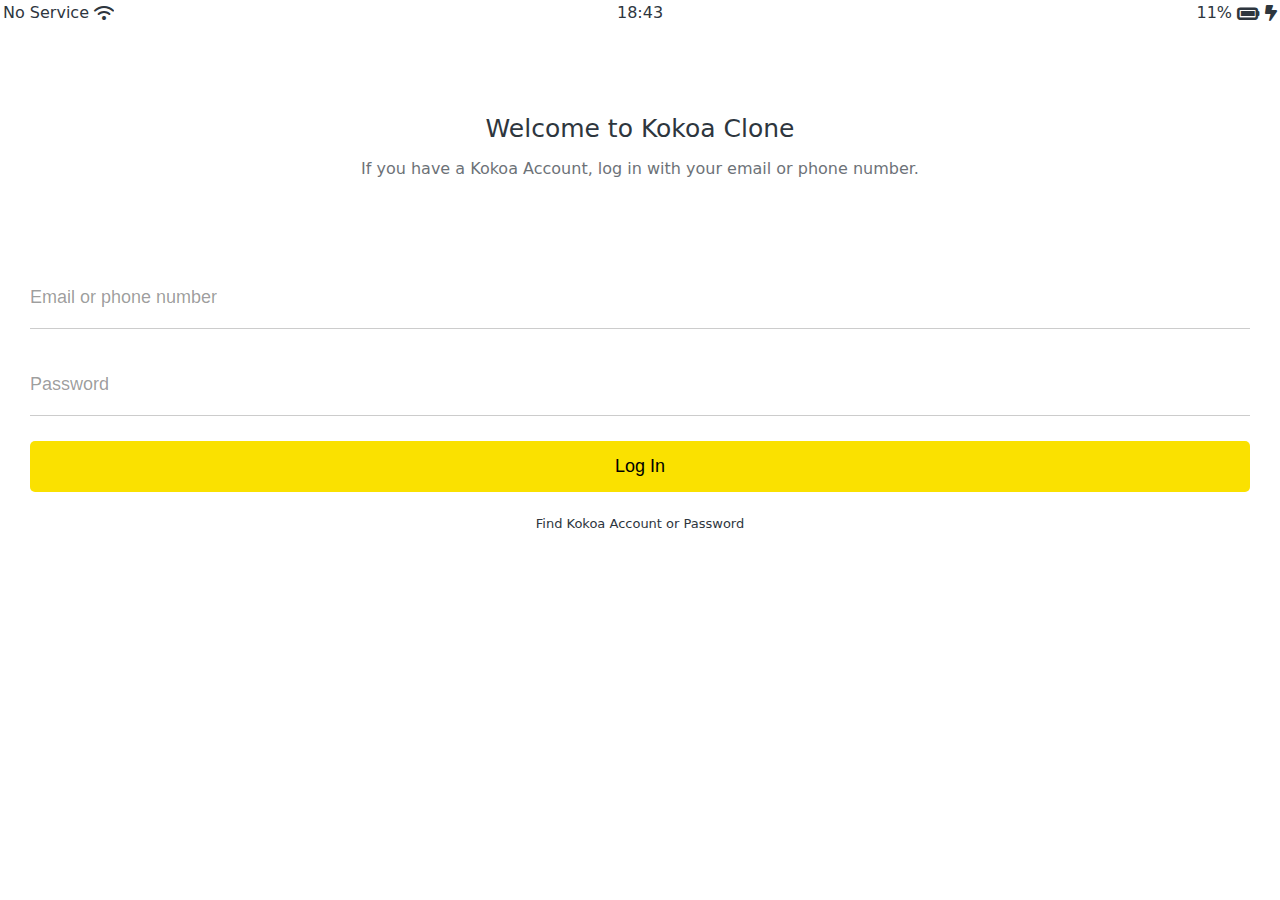
<file: index.html>
<!DOCTYPE html>
<html lang="en">
  <head>
    <meta charset="UTF-8" />
    <meta name="viewport" content="width=device-width, initial-scale=1.0" />
    <title>Welcome to Kokoa Clone</title>
    <link
      href="https://cdnjs.cloudflare.com/ajax/libs/font-awesome/6.6.0/css/all.min.css"
      rel="stylesheet"
    />
    <link rel="stylesheet" href="css/styles.css" />
  </head>
  <body>
    <div class="status-bar">
      <div class="status-bar__column">
        <span>No Service</span>
        <i class="fa-solid fa-wifi"></i>
      </div>
      <div class="status-bar__column">
        <span>18:43</span>
      </div>
      <div class="status-bar__column">
        <span>11%</span>
        <i class="fa-solid fa-battery-full fa-lg"></i>
        <i class="fa-solid fa-bolt-lightning"></i>
      </div>
    </div>
    <header class="welcome-header">
      <h1 class="welcome-header__title">Welcome to Kokoa Clone</h1>
      <p class="welcome-header__text">
        If you have a Kokoa Account, log in with your email or phone number.
      </p>
    </header>
    <form id="login-form">
      <input type="text" placeholder="Email or phone number" />
      <input type="password" placeholder="Password" />
      <input type="submit" value="Log In" />
      <a href="#">Find Kokoa Account or Password</a>
    </form>
  </body>
</html>
</file>
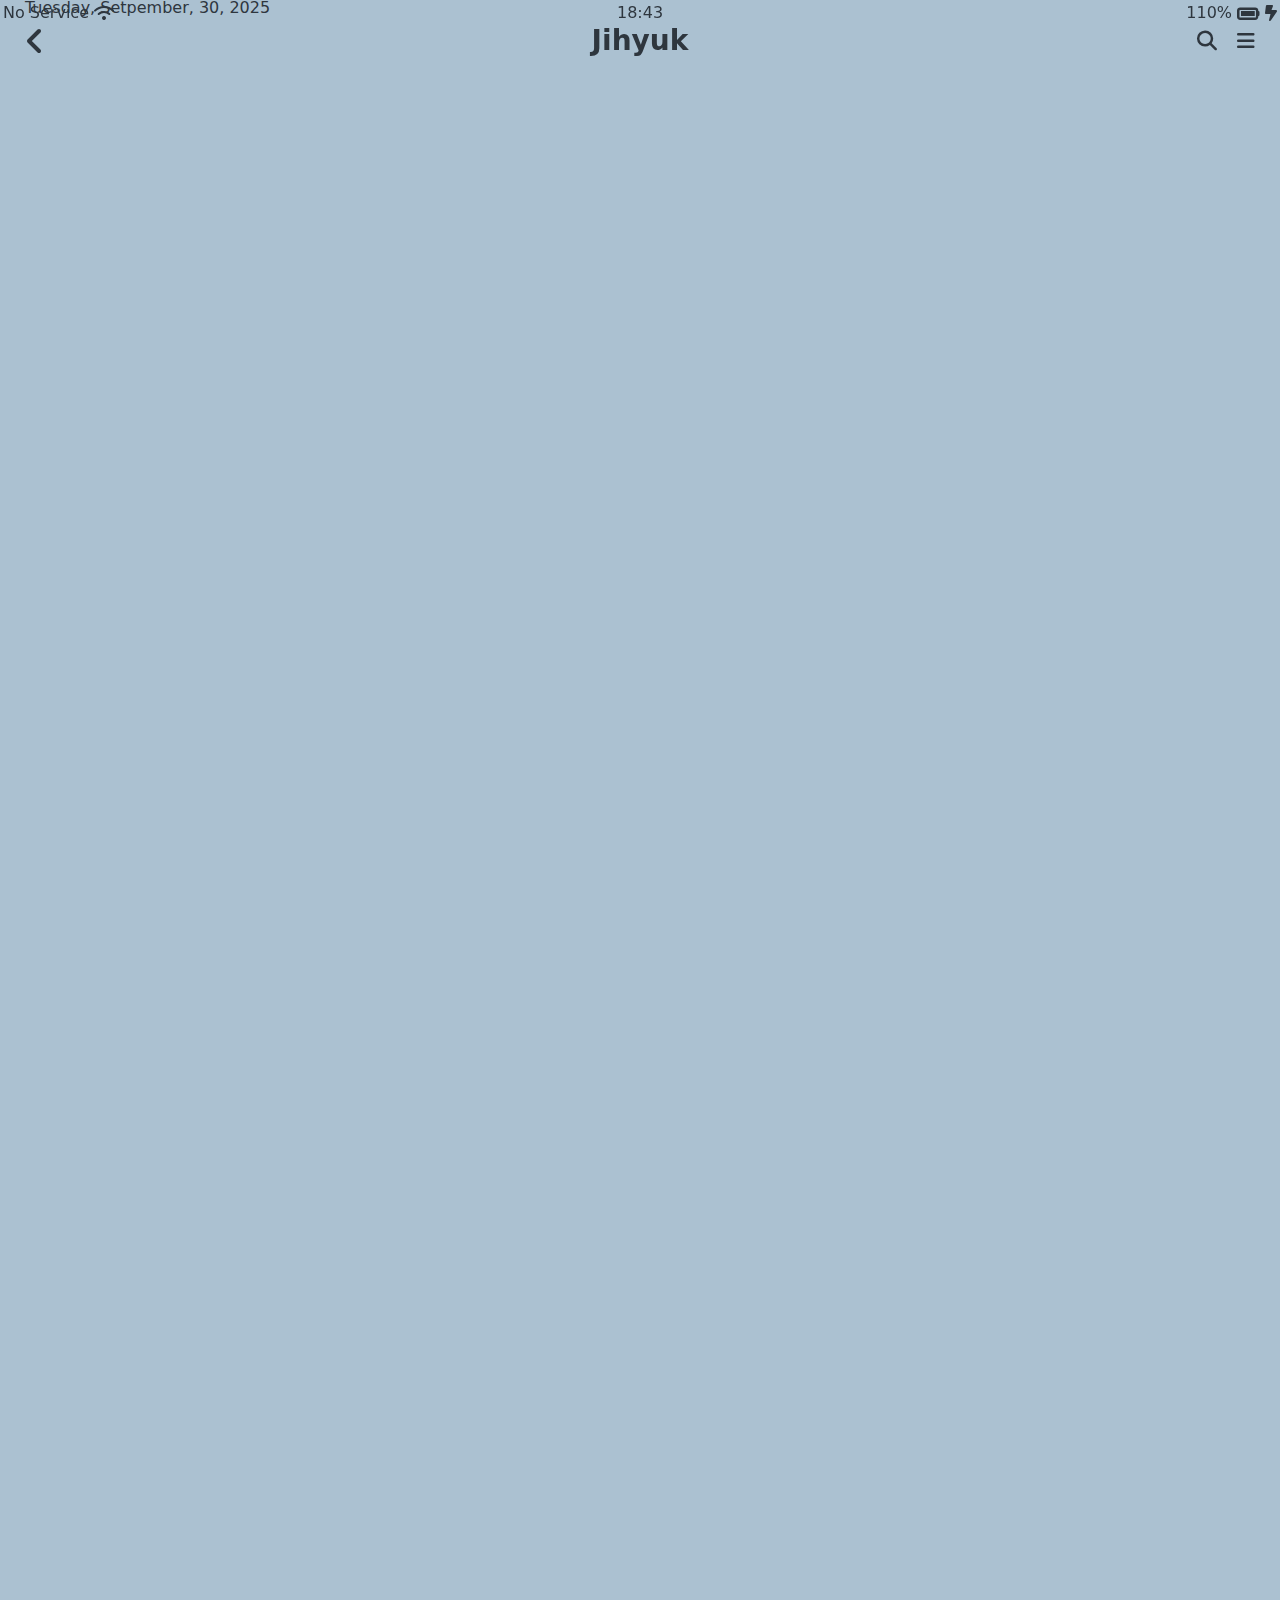
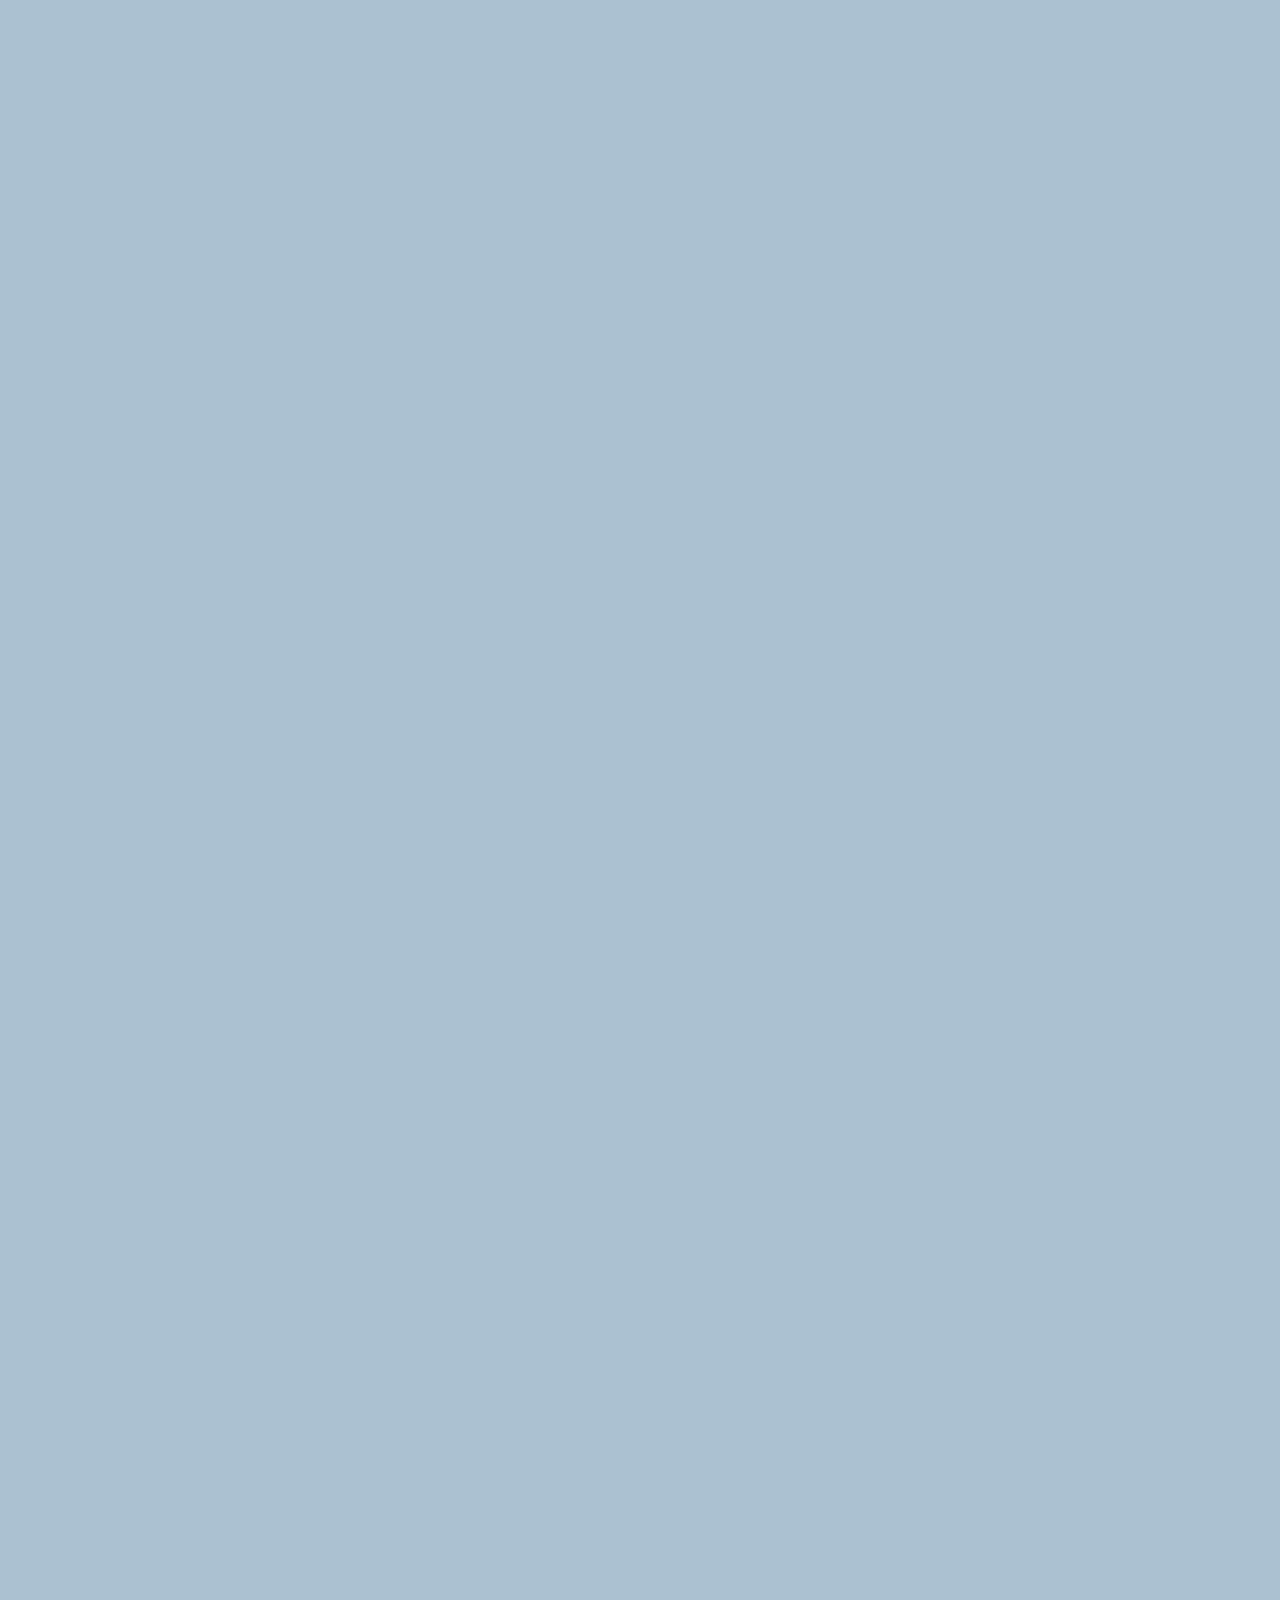
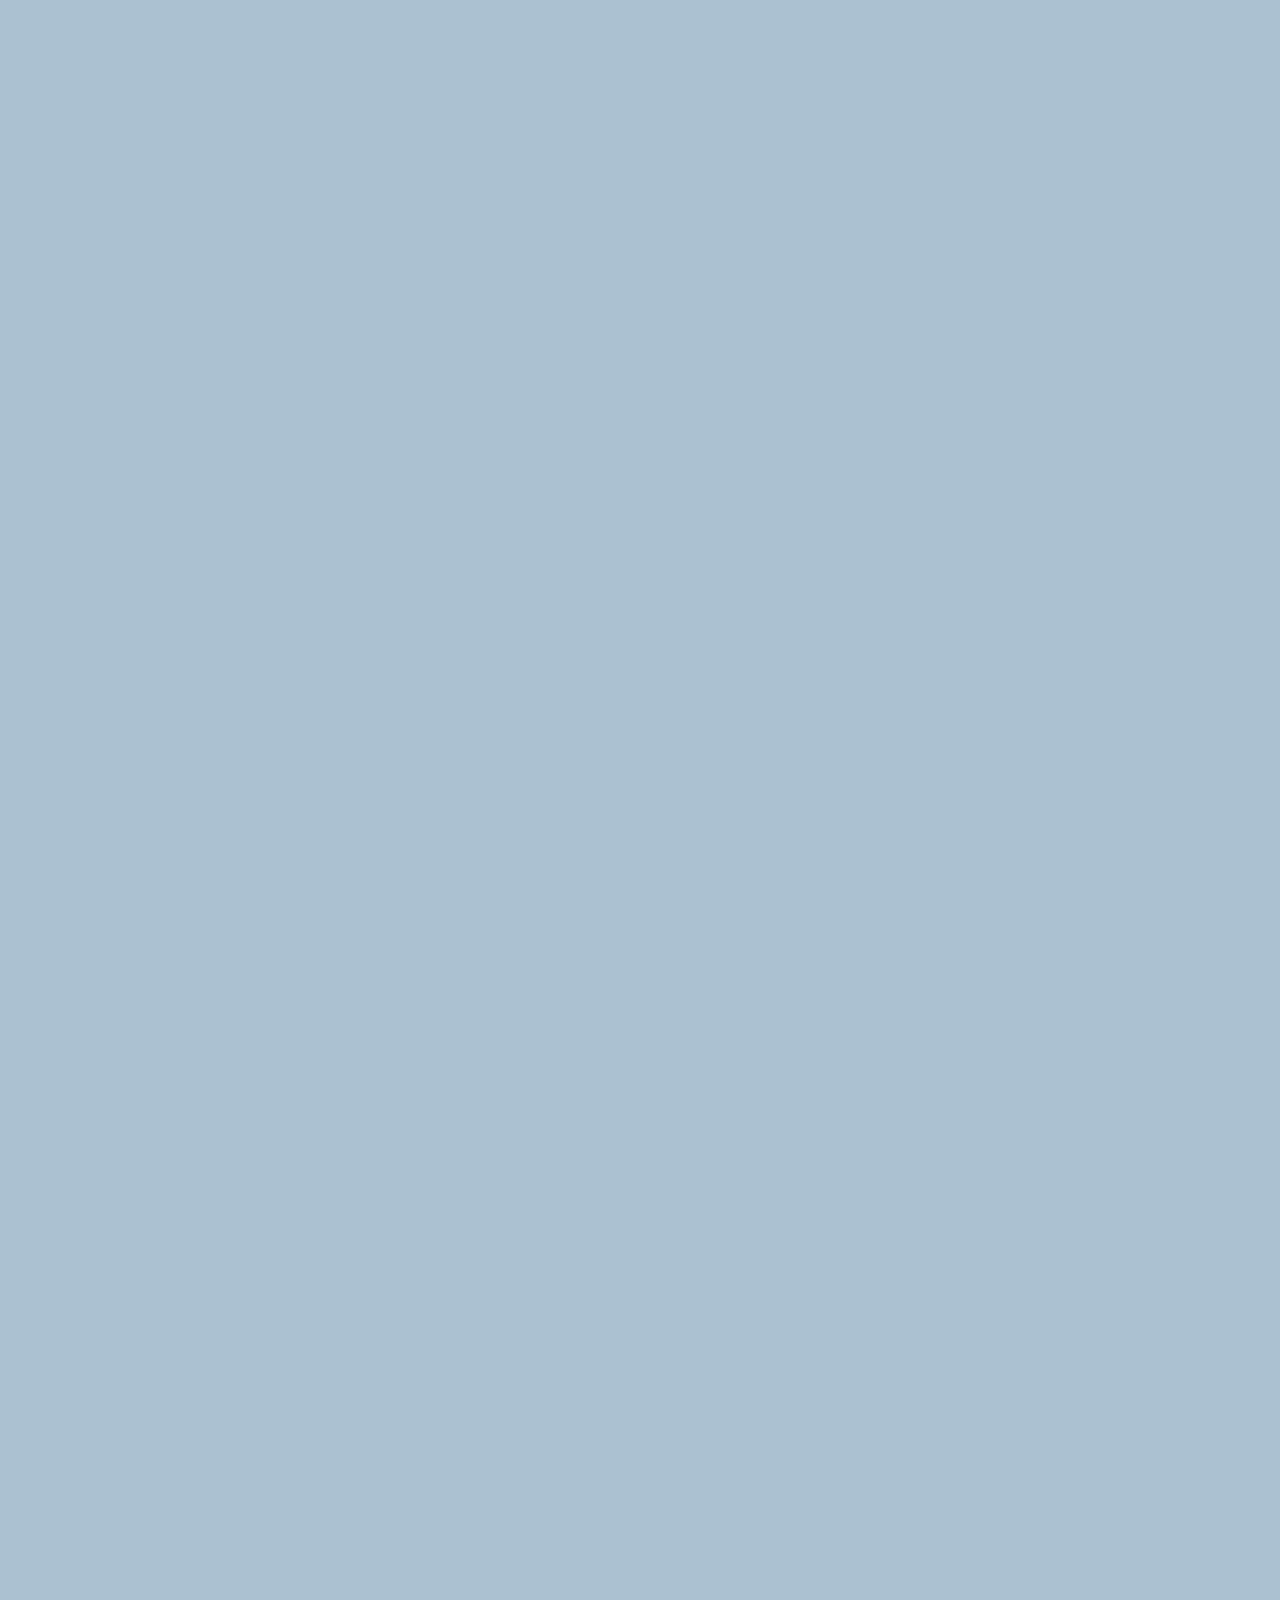
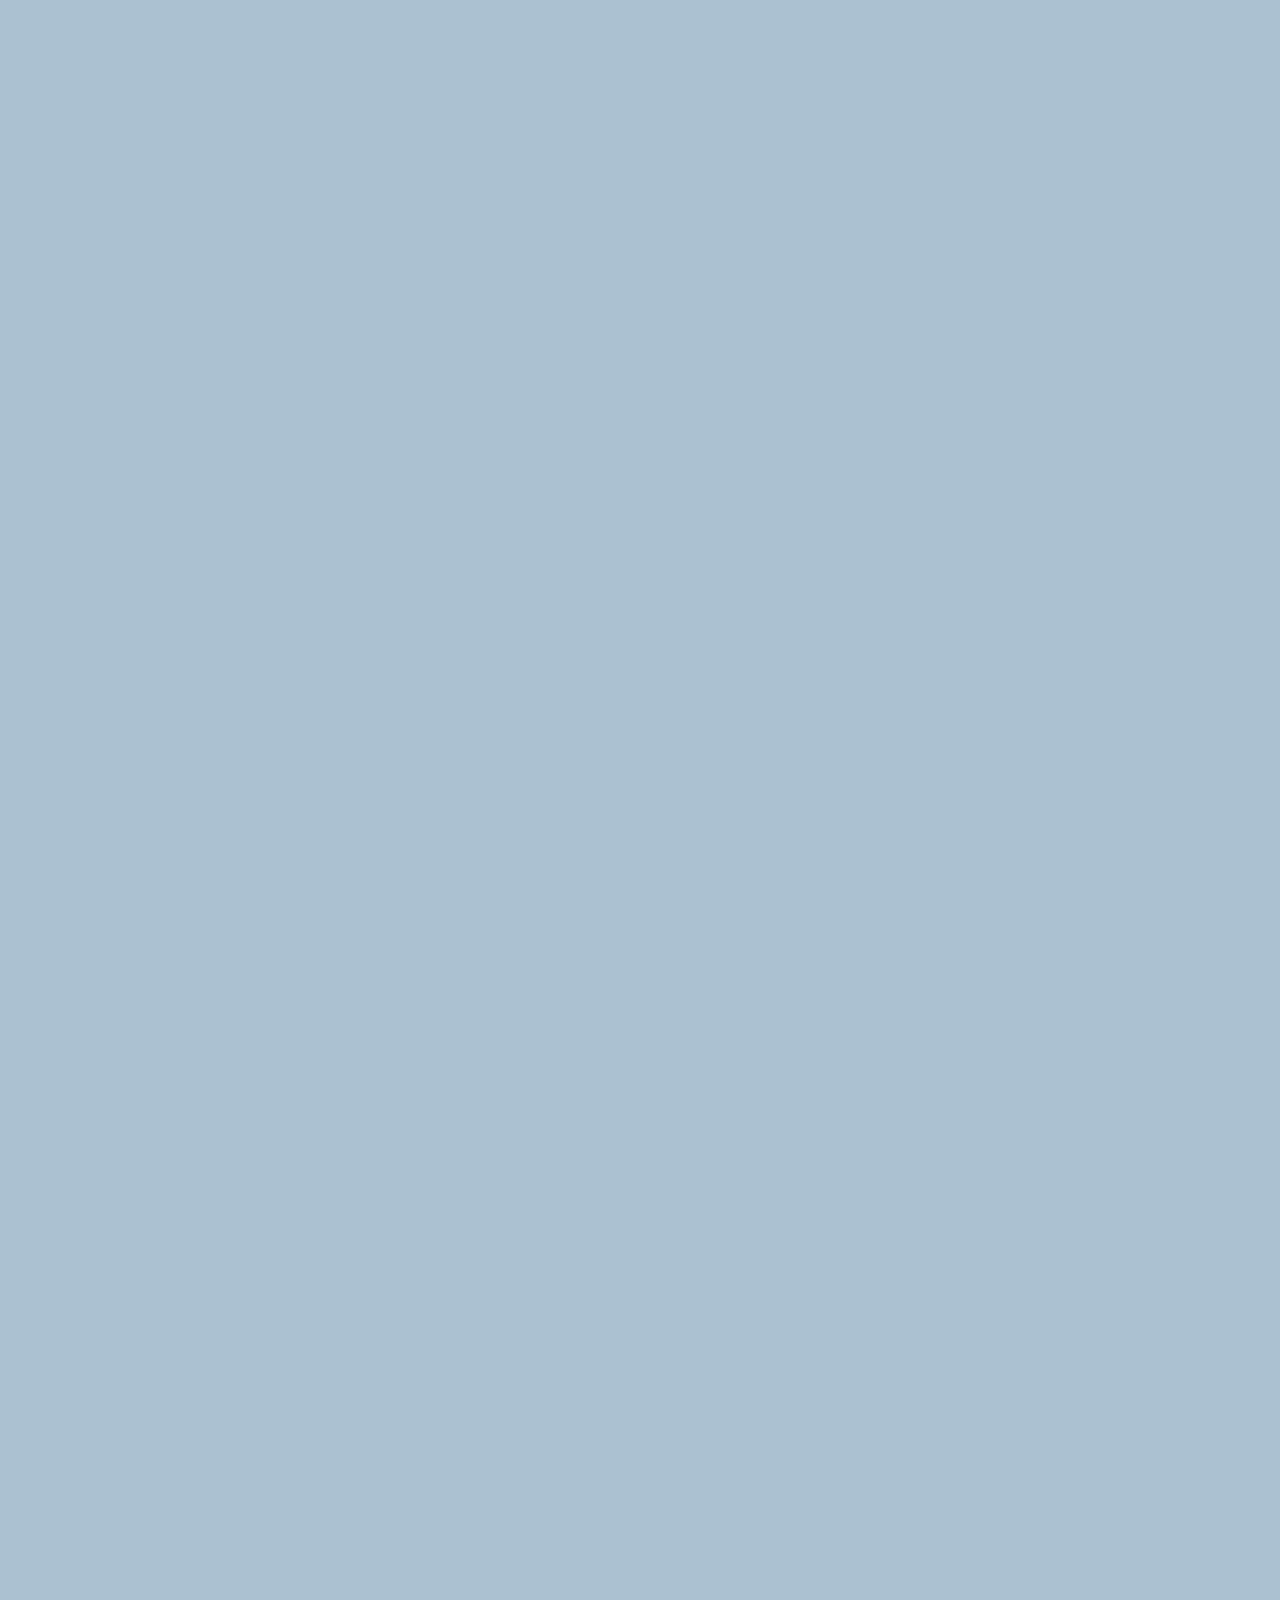
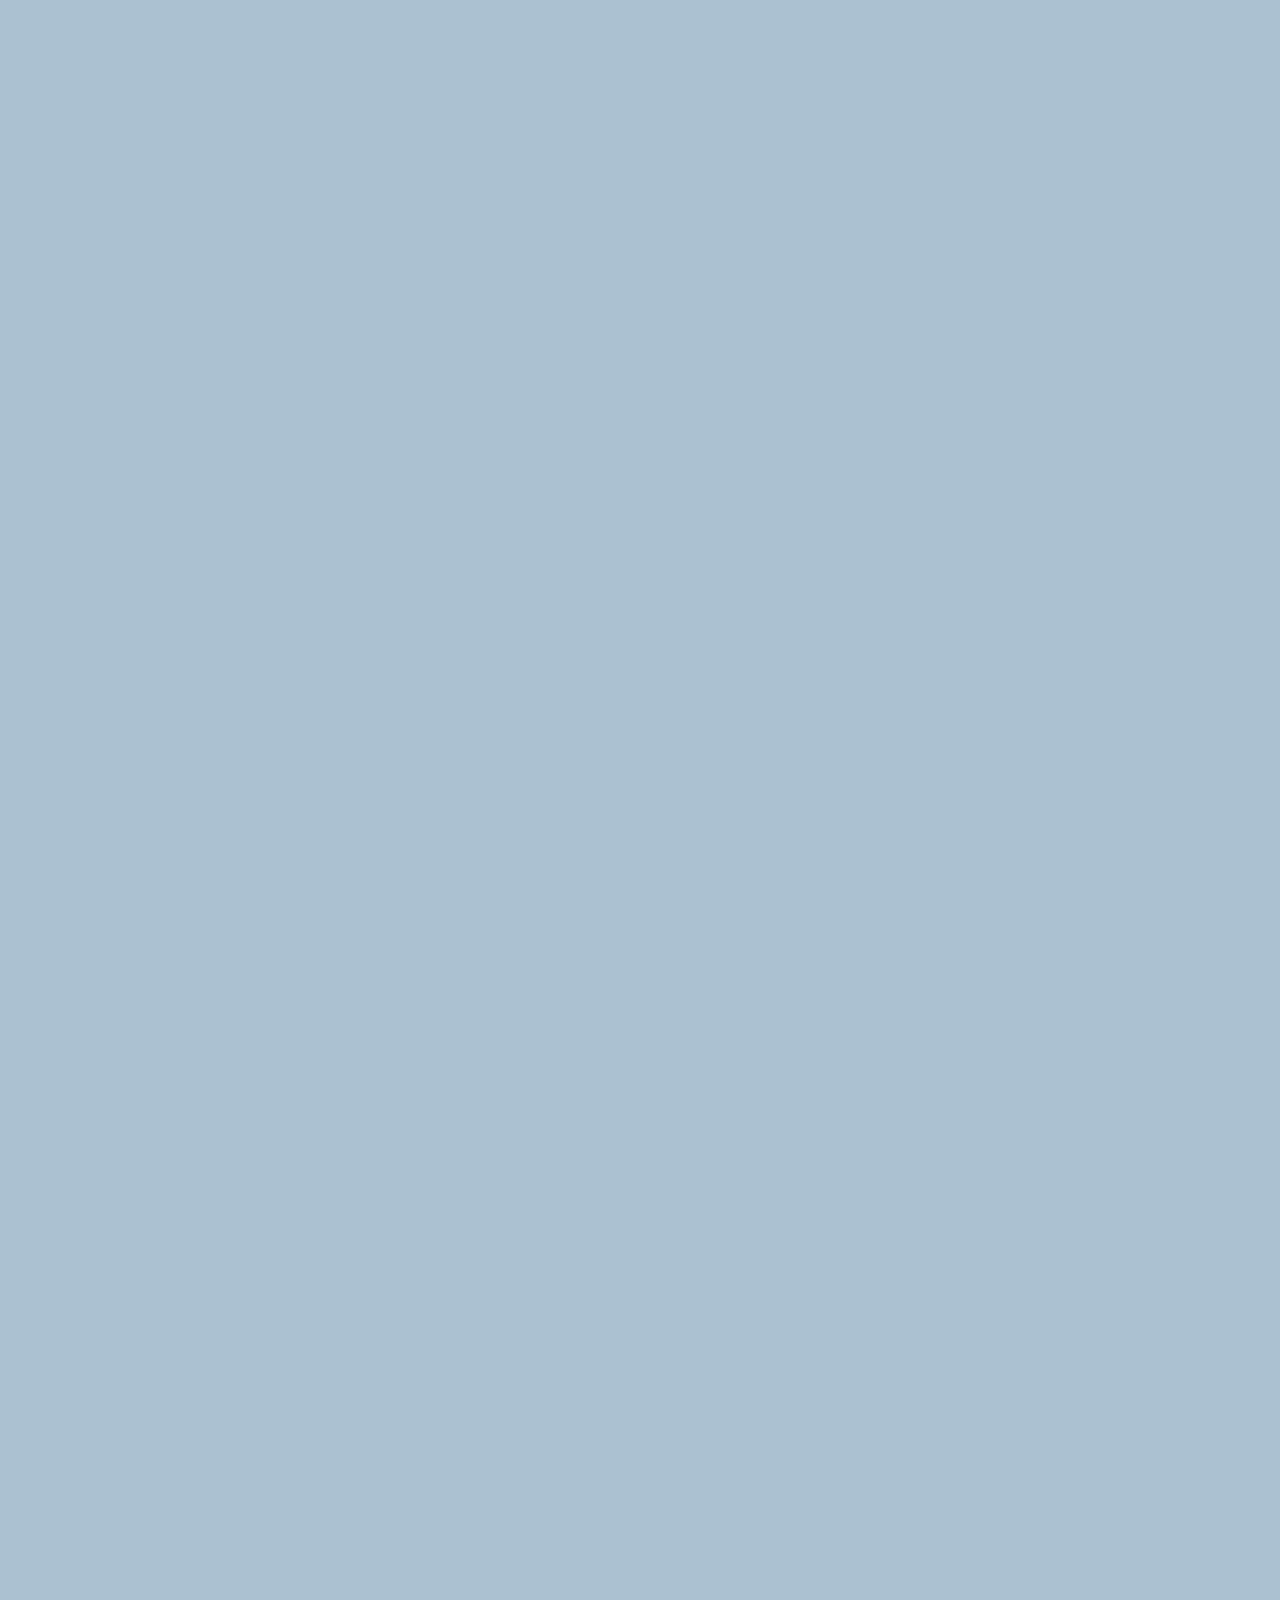
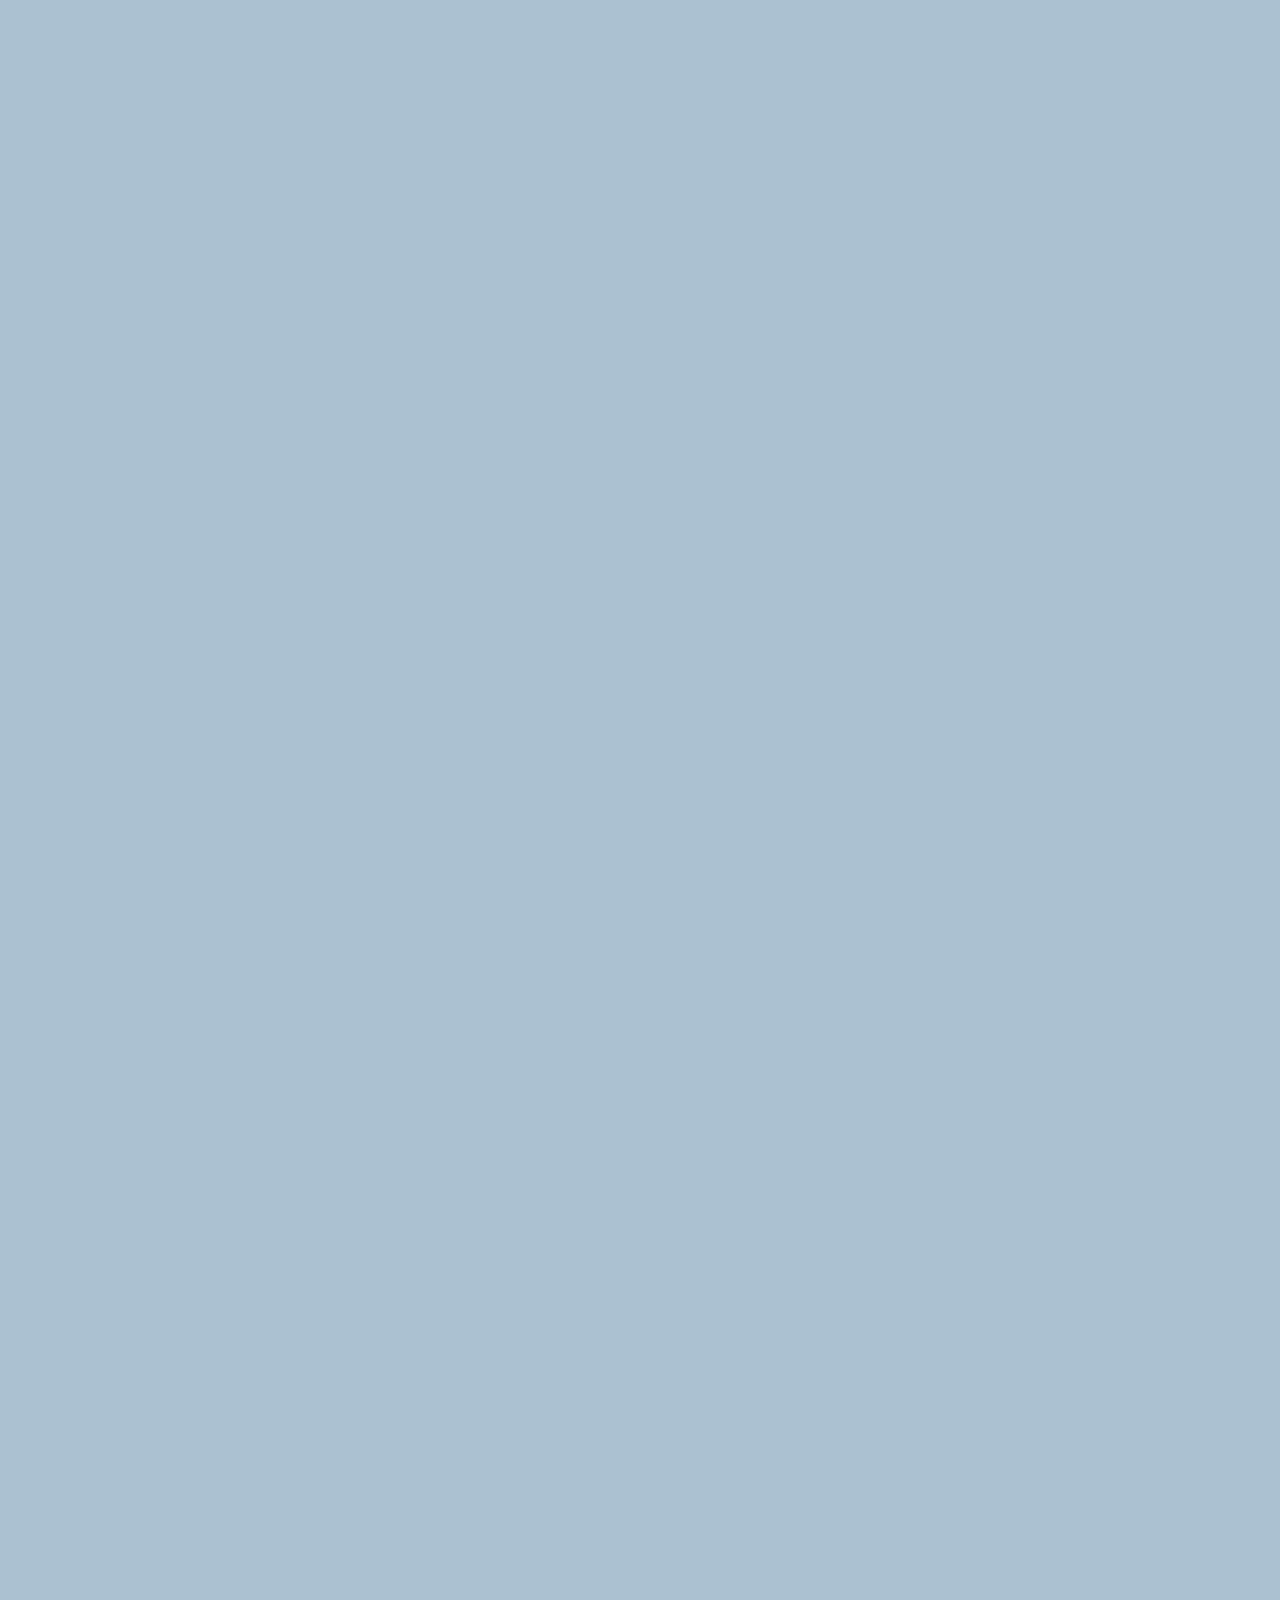
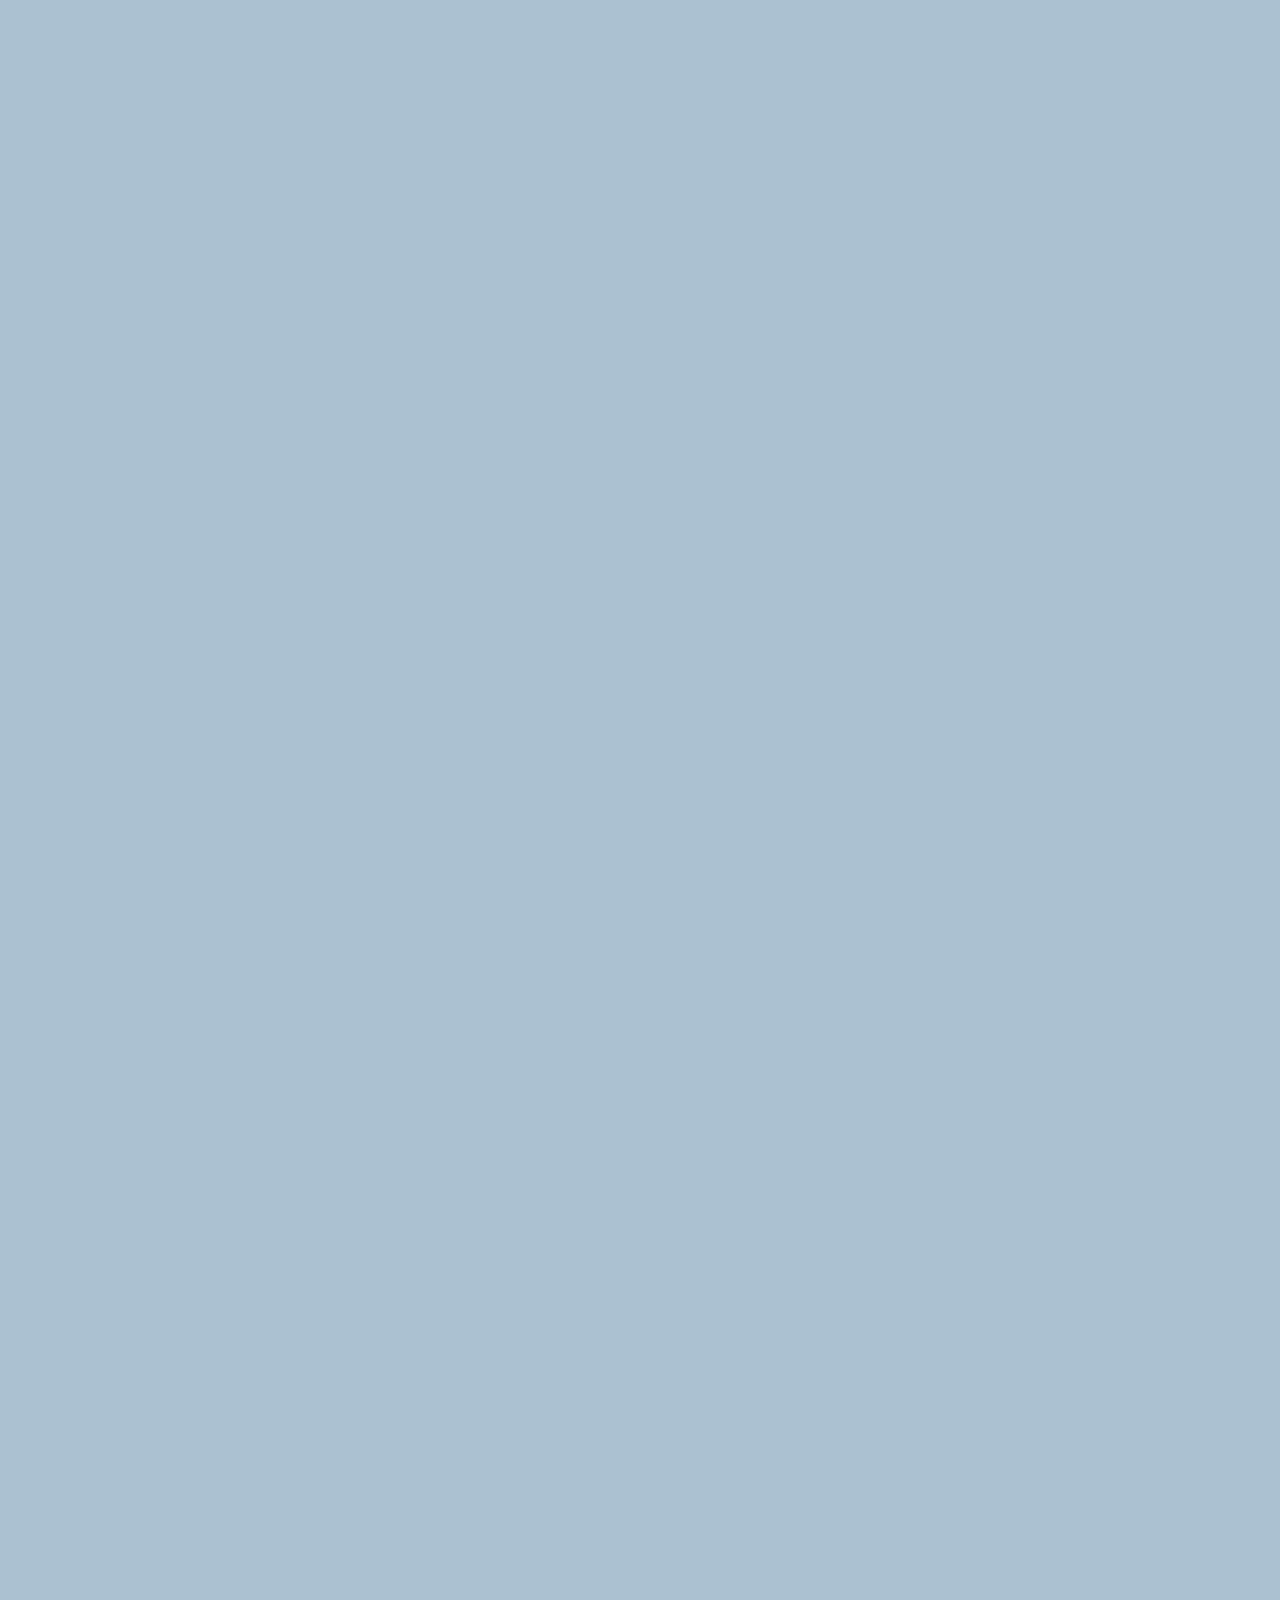
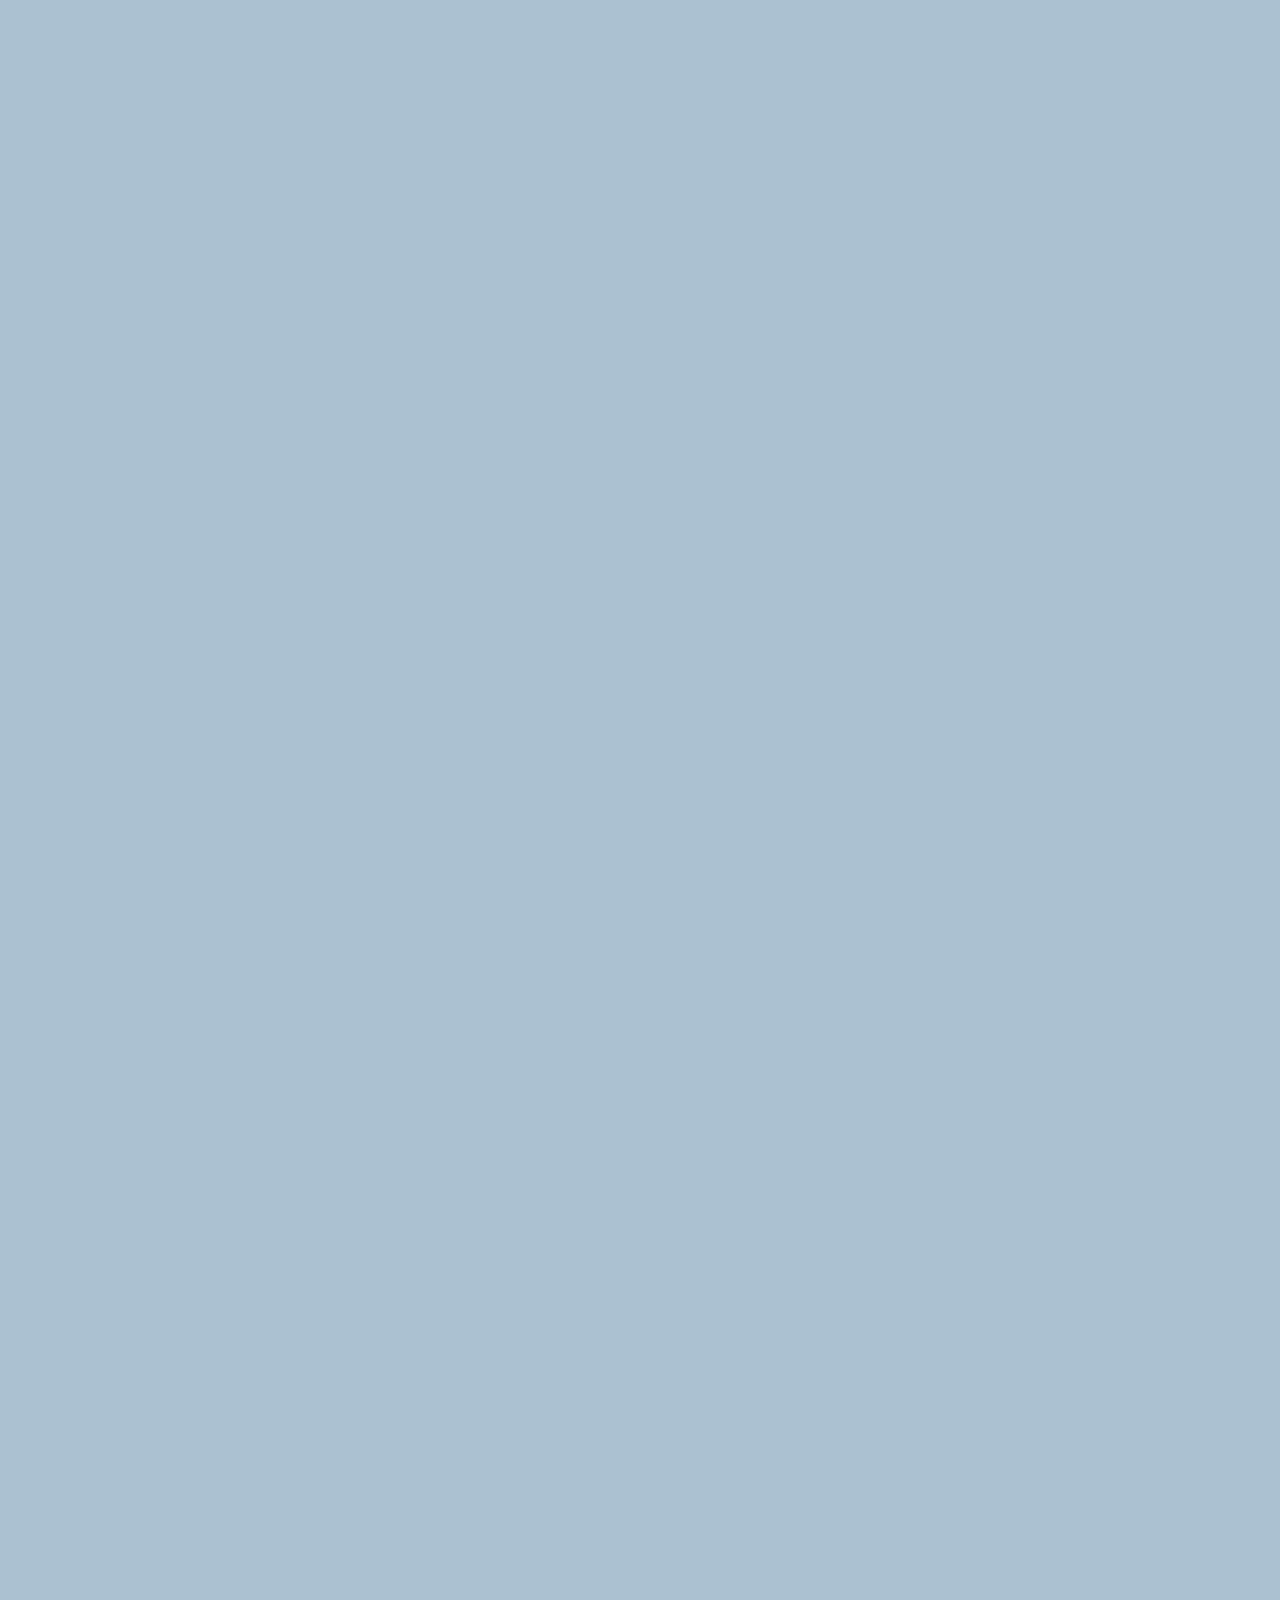
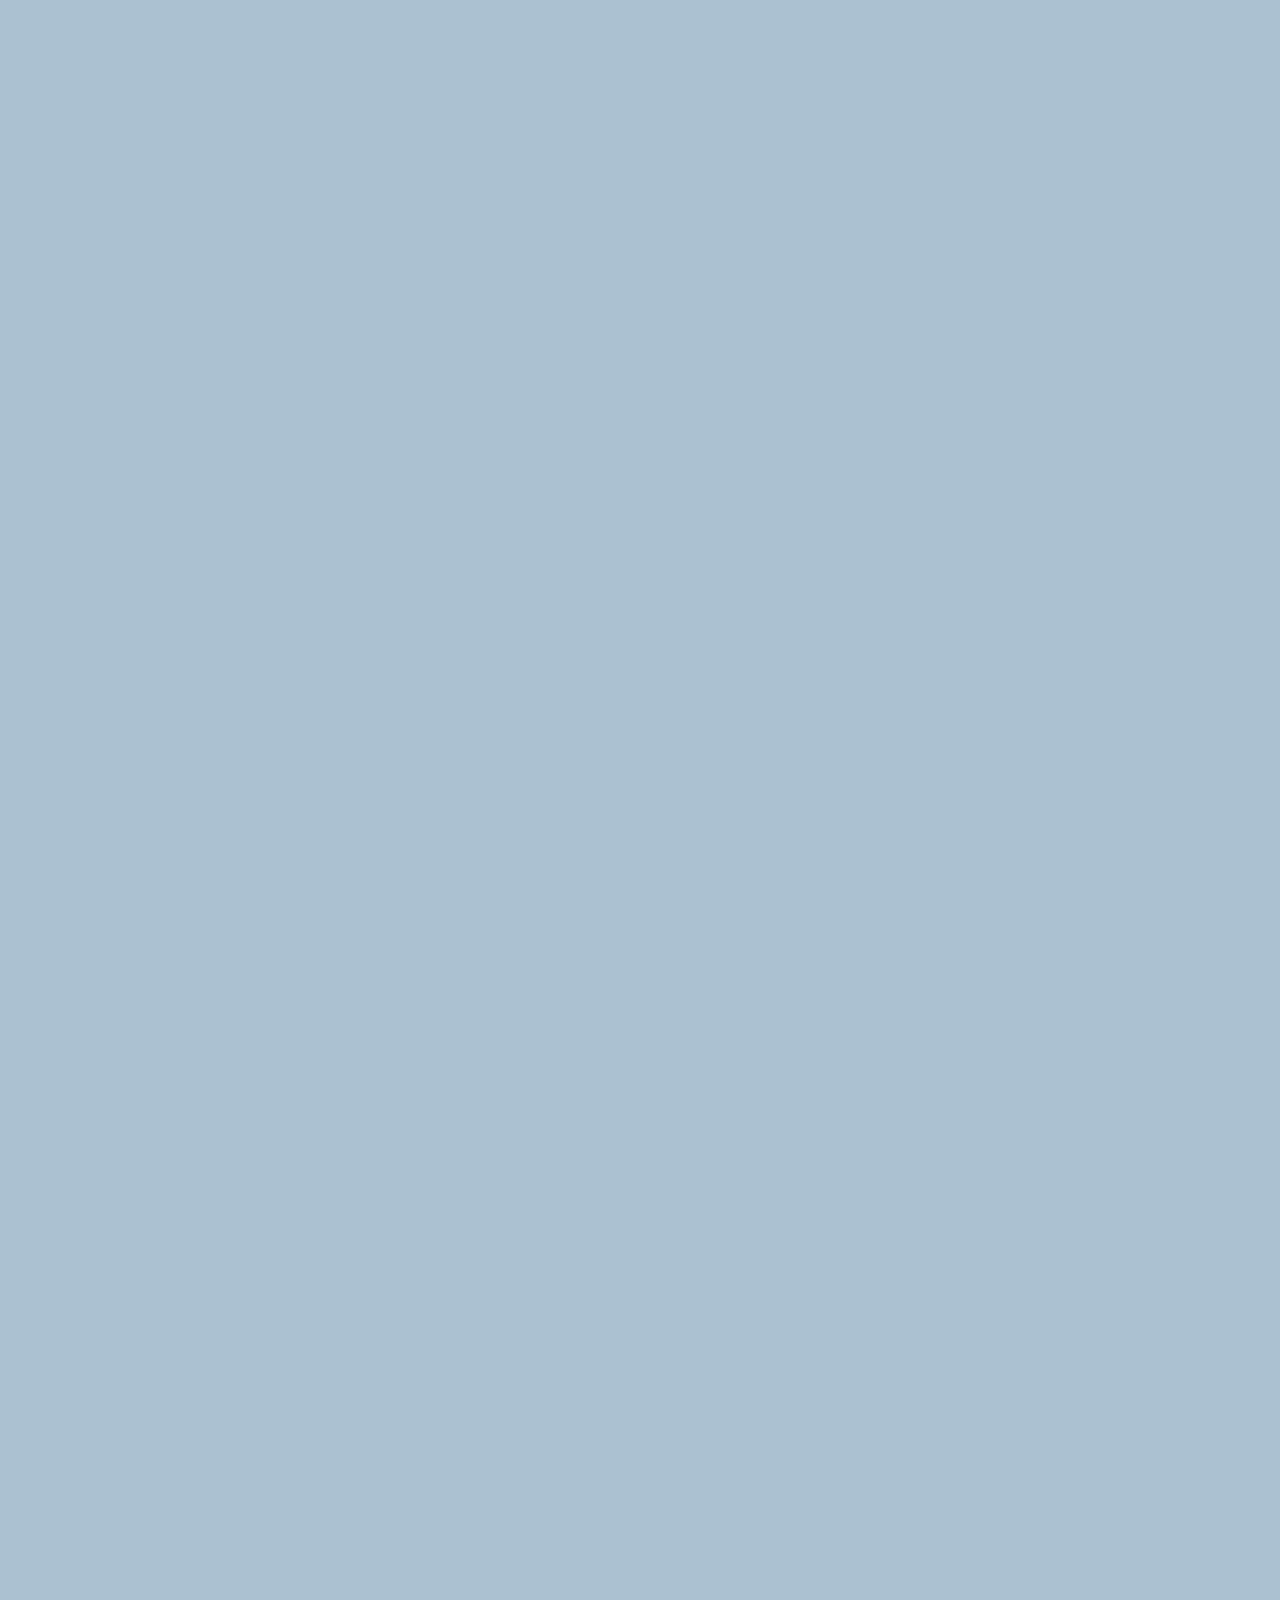
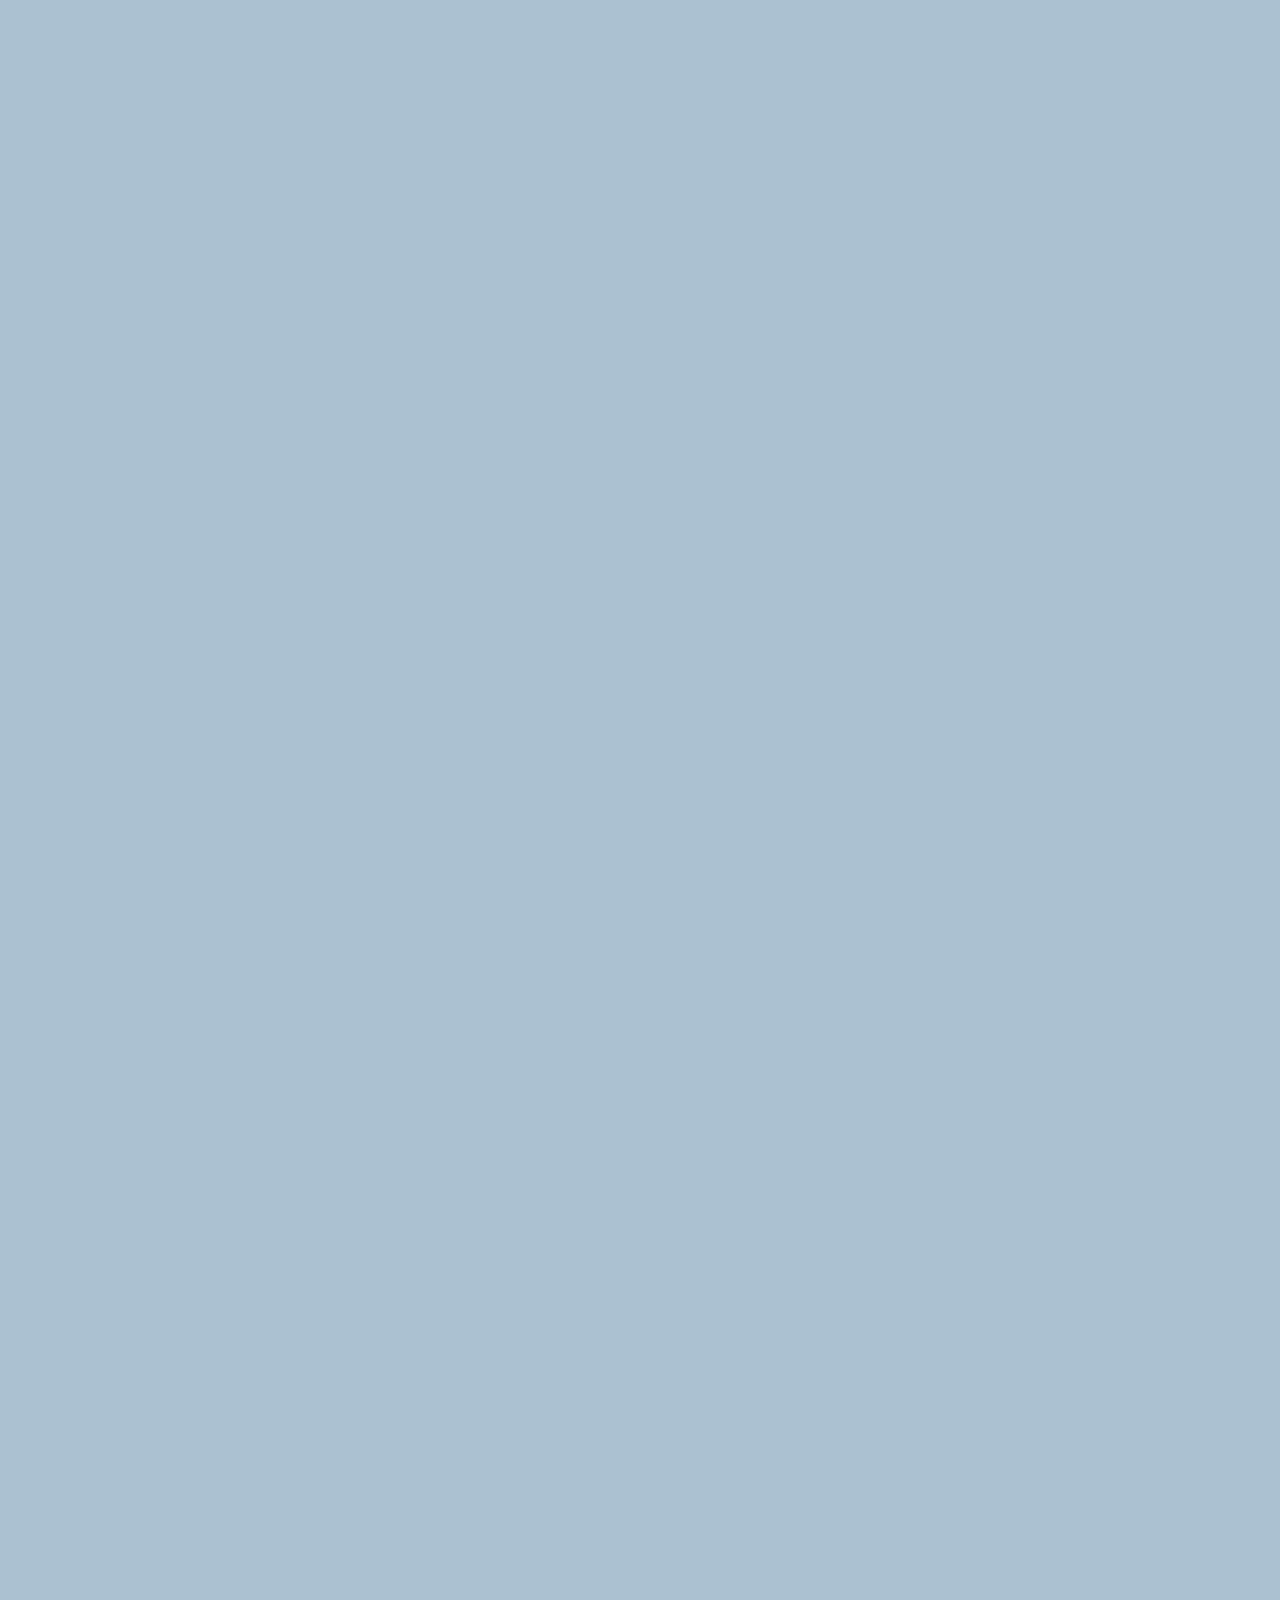
<file: chat.html>
<!DOCTYPE html>
<html lang="en">
  <head>
    <meta charset="UTF-8" />
    <meta name="viewport" content="width=device-width, initial-scale=1.0" />
    <title>Settings - Kokoa Clone</title>
    <link
      href="https://cdnjs.cloudflare.com/ajax/libs/font-awesome/6.6.0/css/all.min.css"
      rel="stylesheet"
    />
    <link rel="stylesheet" href="css/styles.css" />
  </head>
  <body id="chat-screen">
    <div class="status-bar">
      <div class="status-bar__column">
        <span>No Service</span>
        <i class="fa-solid fa-wifi"></i>
      </div>
      <div class="status-bar__column">
        <span>18:43</span>
      </div>
      <div class="status-bar__column">
        <span>110%</span>
        <i class="fa-solid fa-battery-full fa-lg"></i>
        <i class="fa-solid fa-bolt-lightning"></i>
      </div>
    </div>
    <header class="alt-header">
      <div class="alt-header__column">
        <a href="chats.html"><i class="fa-solid fa-angle-left fa-2x"></i></a>
      </div>
      <div class="alt-header__column">
        <h1 class="alt-header__title">Jihyuk</h1>
      </div>
      <div class="alt-header__column">
        <span>
          <i class="fa-solid fa-magnifying-glass fa-lg"></i>
        </span>
        <span><i class="fa-solid fa-bars fa-lg"></i></span>
      </div>
    </header>
    <main class="main-screen main-chat">
      <div class="chat__timestamp">Tuesday, Setpember, 30, 2025</div>
    </main>
  </body>
</html>
</file>
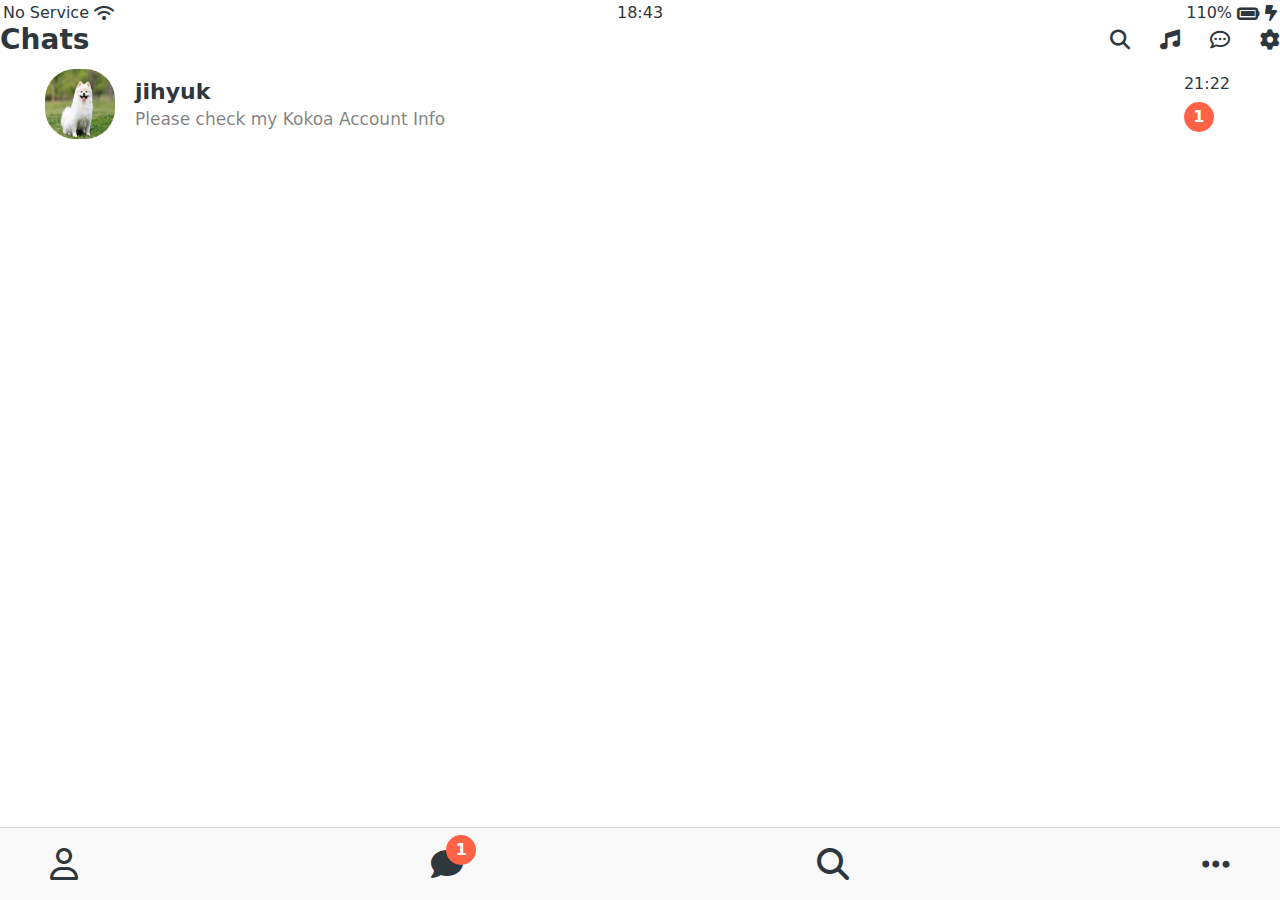
<file: chats.html>
<!DOCTYPE html>
<html lang="en">
  <head>
    <meta charset="UTF-8" />
    <meta name="viewport" content="width=device-width, initial-scale=1.0" />
    <title>Chats - Kokoa Clone</title>
    <link
      href="https://cdnjs.cloudflare.com/ajax/libs/font-awesome/6.6.0/css/all.min.css"
      rel="stylesheet"
    />
    <link rel="stylesheet" href="css/styles.css" />
  </head>
  <body>
    <div class="status-bar">
      <div class="status-bar__column">
        <span>No Service</span>
        <i class="fa-solid fa-wifi"></i>
      </div>
      <div class="status-bar__column">
        <span>18:43</span>
      </div>
      <div class="status-bar__column">
        <span>110%</span>
        <i class="fa-solid fa-battery-full fa-lg"></i>
        <i class="fa-solid fa-bolt-lightning"></i>
      </div>
    </div>
    <header class="screen-header">
      <h1 class="screnn-header__title">Chats</h1>
      <div class="screen-header__icons">
        <span><i class="fa-solid fa-magnifying-glass fa-lg"></i></span>
        <span><i class="fa-solid fa-music fa-lg"></i></span>
        <span><i class="fa-regular fa-comment-dots fa-lg"></i></span>
        <span><i class="fa-solid fa-gear fa-lg"></i></span>
      </div>
    </header>
    <main class="main-screen">
      <div class="user-component">
        <div class="user-component__column">
          <img
            src="dog.jpg"
            class="user-component__avatar user-component__avatar"
          />
          <div class="user-component__text">
            <h4 class="user-component__title">jihyuk</h4>
            <h6 class="user-component__subtitle">
              Please check my Kokoa Account Info
            </h6>
          </div>
        </div>
        <div class="iser-component__column">
          <span class="user-component__time">21:22</span>
          <div class="badge">1</div>
        </div>
      </div>
    </main>
    <nav class="nav">
      <ul class="nav__list">
        <li class="nav__btn">
          <a class="nav__link" href="friends.html"
            ><i class="fa-regular fa-user fa-2x"></i
          ></a>
        </li>
        <li class="nav__btn">
          <a class="nav__link" href="chats.html"
            ><span class="nav__notification badge">1</span
            ><i class="fa-solid fa-comment fa-2x"></i>
          </a>
        </li>
        <li class="nav__btn">
          <a class="nav__link" href="find.html"
            ><i class="fa-solid fa-magnifying-glass fa-2x"></i
          ></a>
        </li>
        <li class="nav__btn">
          <a class="nav__link" href="more.html"
            ><i class="fa-solid fa-ellipsis fa-2x"></i
          ></a>
        </li>
      </ul>
    </nav>
  </body>
</html>
</file>
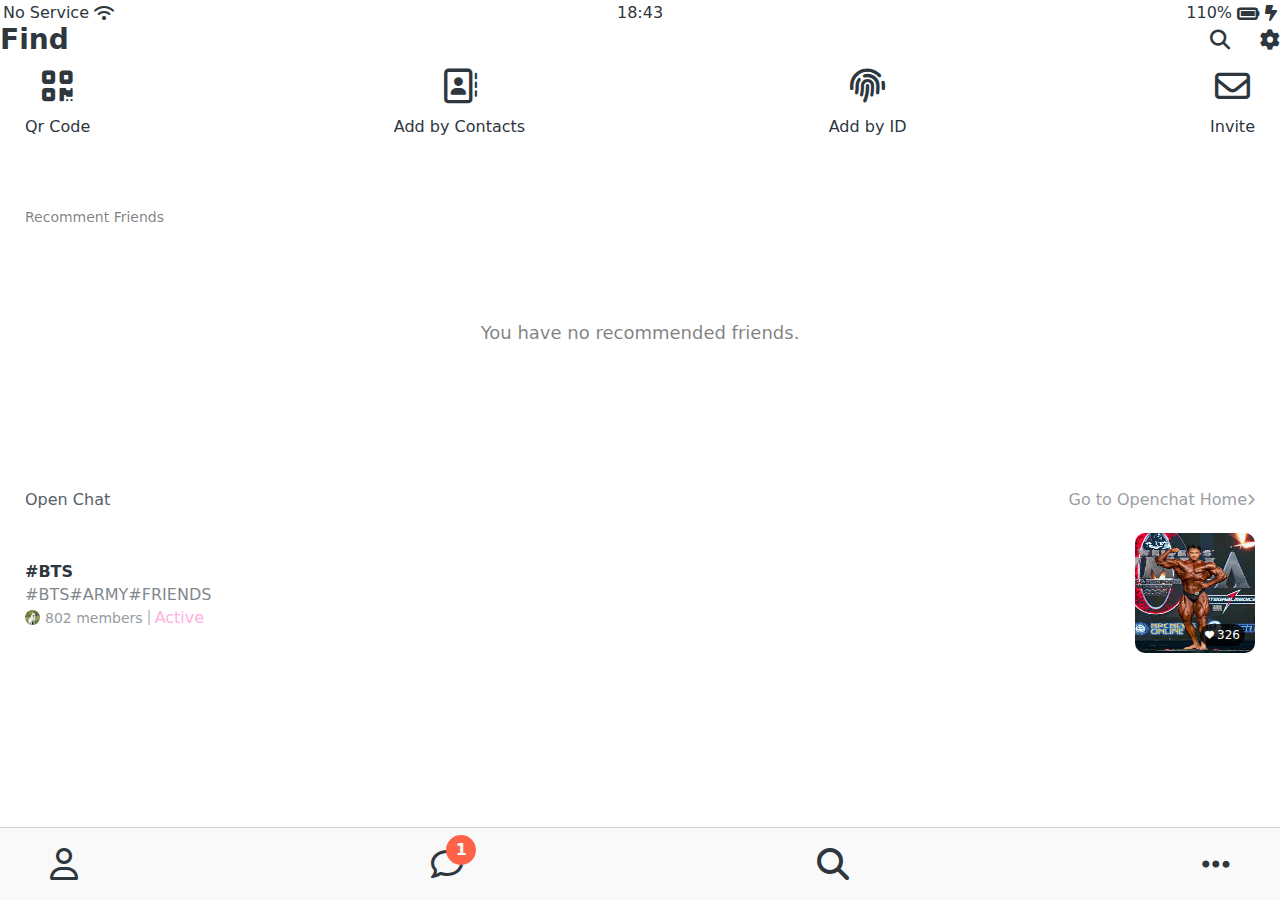
<file: find.html>
<!DOCTYPE html>
<html lang="en">
  <head>
    <meta charset="UTF-8" />
    <meta name="viewport" content="width=device-width, initial-scale=1.0" />
    <title>Find - Kokoa Clone</title>
    <link
      href="https://cdnjs.cloudflare.com/ajax/libs/font-awesome/6.6.0/css/all.min.css"
      rel="stylesheet"
    />
    <link rel="stylesheet" href="css/styles.css" />
  </head>
  <body>
    <div class="status-bar">
      <div class="status-bar__column">
        <span>No Service</span>
        <i class="fa-solid fa-wifi"></i>
      </div>
      <div class="status-bar__column">
        <span>18:43</span>
      </div>
      <div class="status-bar__column">
        <span>110%</span>
        <i class="fa-solid fa-battery-full fa-lg"></i>
        <i class="fa-solid fa-bolt-lightning"></i>
      </div>
    </div>
    <header class="screen-header">
      <h1 class="screnn-header__title">Find</h1>
      <div class="screen-header__icons">
        <span><i class="fa-solid fa-magnifying-glass fa-lg"></i></span>

        <span><i class="fa-solid fa-gear fa-lg"></i></span>
      </div>
    </header>
    <main class="main-screen">
      <div class="icon-row">
        <div class="icon-row__icon">
          <i class="fa-solid fa-qrcode"></i><span>Qr Code</span>
        </div>
        <div class="icon-row__icon">
          <i class="fa-regular fa-address-book"></i><span>Add by Contacts</span>
        </div>
        <div class="icon-row__icon">
          <i class="fa-solid fa-fingerprint"></i><span>Add by ID</span>
        </div>
        <div class="icon-row__icon">
          <i class="fa-regular fa-envelope"></i><span>Invite</span>
        </div>
      </div>
      <div class="recommended-friends">
        <h6 class="recommended-friends__title">Recomment Friends</h6>
        <span>You have no recommended friends.</span>
      </div>
      <div class="open-chat">
        <div class="open-chat__header">
          <h4>Open Chat</h4>
          <span
            >Go to Openchat Home<i class="fa-solid fa-chevron-right fa-xs"></i
          ></span>
        </div>
        <div class="open-post">
          <div class="open-post__column">
            <h5 class="open-post__title">#BTS</h5>
            <h6 class="open-post__hashtags">#bts#army#friends</h6>
            <div class="open-post__members">
              <img src="dog.jpg" />
              <span class="open-post__member-count">802 members</span>
              <div class="divider"></div>
              <span class="open-post__member-status">Active</span>
            </div>
          </div>
          <div class="open-post__colimn">
            <div class="open-post__photo">
              <img src="allright24.jpg" />
              <div class="open-post__heart-count">
                <i class="fa-solid fa-heart fa-xs"></i><span>326</span>
              </div>
            </div>
          </div>
        </div>
      </div>
    </main>

    <nav class="nav">
      <ul class="nav__list">
        <li class="nav__btn">
          <a class="nav__link" href="friends.html"
            ><i class="fa-regular fa-user fa-2x"></i
          ></a>
        </li>
        <li class="nav__btn">
          <a class="nav__link" href="chats.html"
            ><span class="nav__notification badge">1</span
            ><i class="fa-regular fa-comment fa-2x"></i>
          </a>
        </li>
        <li class="nav__btn">
          <a class="nav__link" href="find.html"
            ><i class="fa-solid fa-magnifying-glass fa-2x"></i
          ></a>
        </li>
        <li class="nav__btn">
          <a class="nav__link" href="more.html"
            ><i class="fa-solid fa-ellipsis fa-2x"></i
          ></a>
        </li>
      </ul>
    </nav>
  </body>
</html>
</file>
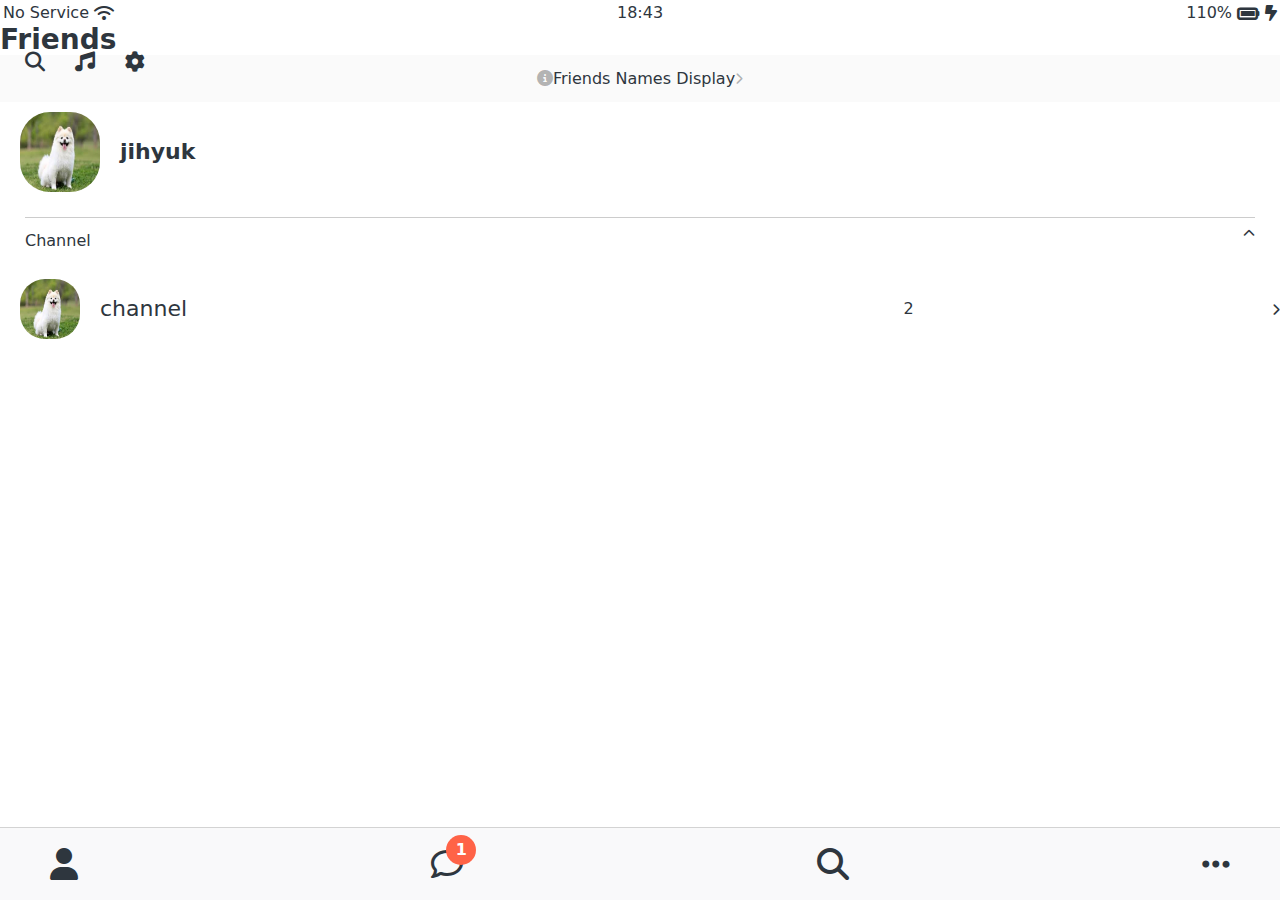
<file: friends.html>
<!DOCTYPE html>
<html lang="en">
  <head>
    <meta charset="UTF-8" />
    <meta name="viewport" content="width=device-width, initial-scale=1.0" />
    <title>Friends - Kokoa Clone</title>
    <link
      href="https://cdnjs.cloudflare.com/ajax/libs/font-awesome/6.6.0/css/all.min.css"
      rel="stylesheet"
    />
    <link rel="stylesheet" href="css/styles.css" />
  </head>
  <body>
    <div class="status-bar">
      <div class="status-bar__column">
        <span>No Service</span>
        <i class="fa-solid fa-wifi"></i>
      </div>
      <div class="status-bar__column">
        <span>18:43</span>
      </div>
      <div class="status-bar__column">
        <span>110%</span>
        <i class="fa-solid fa-battery-full fa-lg"></i>
        <i class="fa-solid fa-bolt-lightning"></i>
      </div>
    </div>
    <header class="screen-heade r">
      <h1 class="screnn-header__title">Friends</h1>
      <div class="screen-header__icons">
        <span><i class="fa-solid fa-magnifying-glass fa-lg"></i></span>
        <span><i class="fa-solid fa-music fa-lg"></i></span>
        <span><i class="fa-solid fa-gear fa-lg"></i></span>
      </div>
    </header>

    <a id="friends-display-link">
      <i class="fa-solid fa-circle-info"></i>Friends Names Display<i
        class="fa-solid fa-chevron-right fa-xs"
      ></i
    ></a>
    <main class="friends-screen"></main>
    <div class="user-component">
      <div class="user-component__column">
        <img
          src="dog.jpg"
          class="user-component__avatar user-component__avatar--xl"
        />
        <div class="user-component__text">
          <h4 class="user-component__title">jihyuk</h4>
          <!-- <h6 class="user-component__subtitle">this text whatever</h6> -->
        </div>
      </div>
      <div class="iser-component__column"></div>
    </div>
    <div class="friends-screen__channel">
      <div class="friends-screen__channel-header">
        <span>Channel</span><i class="fa-solid fa-chevron-up fa-xs"></i>
      </div>
    </div>
    <div class="user-component">
      <div class="user-component__column">
        <img
          src="dog.jpg"
          class="user-component__avatar user-component__avatar--sm"
        />
        <div class="user-component__text">
          <h4 class="user-component__title user-component__title--not-bold">
            channel
          </h4>
          <!-- <h6 class="user-component__subtitle">this text whatever</h6> -->
        </div>
      </div>
      <div class="iser-component__column"></div>
      <span class="user-component__span">2</span
      ><i class="fa-solid fa-chevron-right fa-xs"></i>
    </div>
    <nav class="nav">
      <ul class="nav__list">
        <li class="nav__btn">
          <a class="nav__link" href="friends.html"
            ><i class="fa-solid fa-user fa-2x"></i
          ></a>
        </li>
        <li class="nav__btn">
          <a class="nav__link" href="chats.html"
            ><span class="nav__notification badge">1</span
            ><i class="fa-regular fa-comment fa-2x"></i>
          </a>
        </li>
        <li class="nav__btn">
          <a class="nav__link" href="find.html"
            ><i class="fa-solid fa-magnifying-glass fa-2x"></i
          ></a>
        </li>
        <li class="nav__btn">
          <a class="nav__link" href="more.html"
            ><i class="fa-solid fa-ellipsis fa-2x"></i
          ></a>
        </li>
      </ul>
    </nav>
  </body>
</html>
</file>
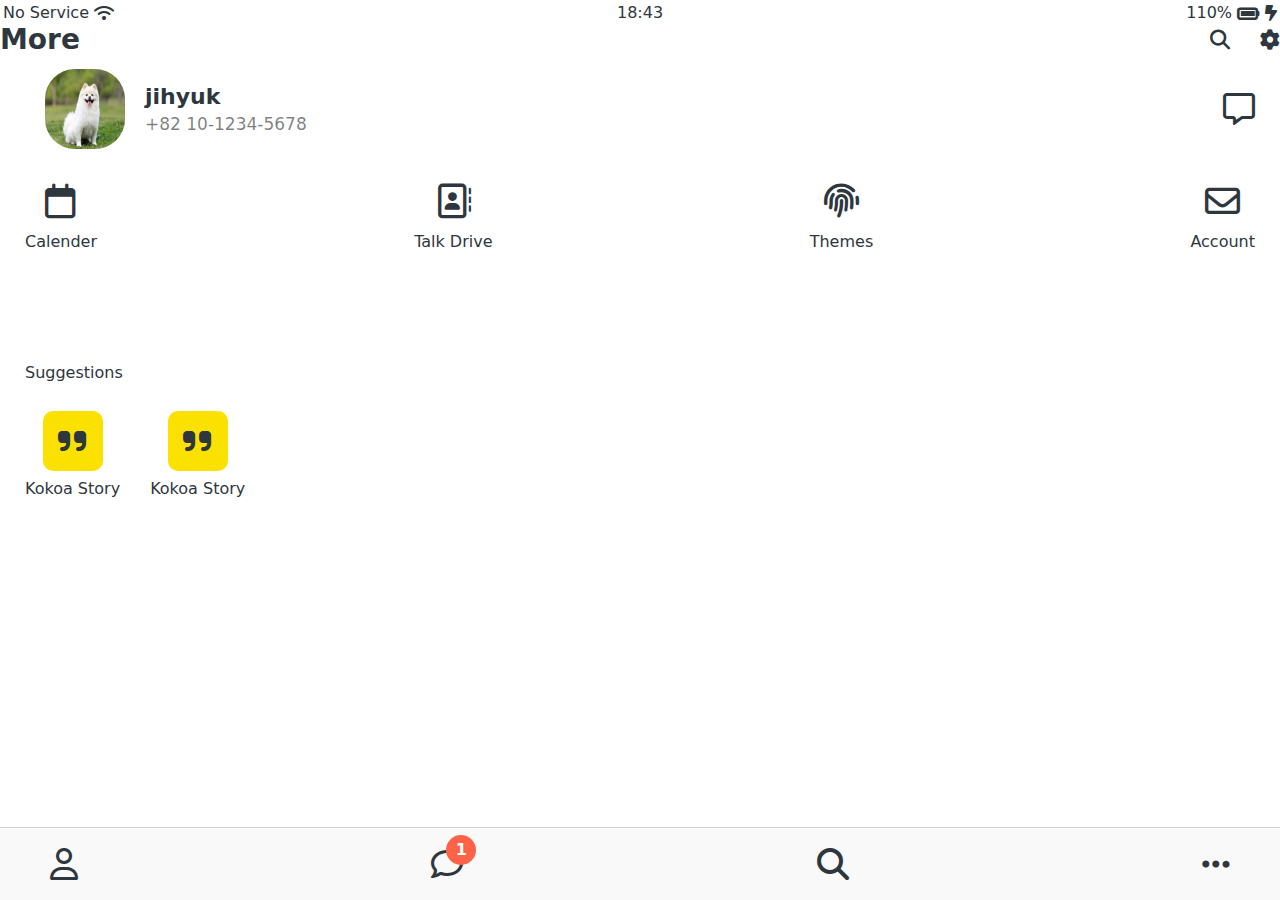
<file: more.html>
<!DOCTYPE html>
<html lang="en">
  <head>
    <meta charset="UTF-8" />
    <meta name="viewport" content="width=device-width, initial-scale=1.0" />
    <title>More - Kokoa Clone</title>
    <link
      href="https://cdnjs.cloudflare.com/ajax/libs/font-awesome/6.6.0/css/all.min.css"
      rel="stylesheet"
    />
    <link rel="stylesheet" href="css/styles.css" />
  </head>
  <body>
    <div class="status-bar">
      <div class="status-bar__column">
        <span>No Service</span>
        <i class="fa-solid fa-wifi"></i>
      </div>
      <div class="status-bar__column">
        <span>18:43</span>
      </div>
      <div class="status-bar__column">
        <span>110%</span>
        <i class="fa-solid fa-battery-full fa-lg"></i>
        <i class="fa-solid fa-bolt-lightning"></i>
      </div>
    </div>
    <header class="screen-header">
      <h1 class="screnn-header__title">More</h1>
      <div class="screen-header__icons">
        <span><i class="fa-solid fa-magnifying-glass fa-lg"></i></span>

        <span
          ><a href="settings.html"><i class="fa-solid fa-gear fa-lg"></i></a
        ></span>
      </div>
    </header>
    <main class="main-screen more-screen">
      <div class="user-component">
        <div class="user-component__column">
          <img
            src="dog.jpg"
            class="user-component__avatar user-component__avatar--xl"
          />
          <div class="user-component__text">
            <h4 class="user-component__title">jihyuk</h4>
            <h6 class="user-component__subtitle">+82 10-1234-5678</h6>
          </div>
        </div>
        <div class="iser-component__column">
          <i class="fa-regular fa-message fa-2x"></i>
        </div>
      </div>
      <div class="icon-row">
        <div class="icon-row__icon">
          <i class="fa-regular fa-calendar"></i><span>Calender</span>
        </div>
        <div class="icon-row__icon">
          <i class="fa-regular fa-address-book"></i><span>Talk Drive</span>
        </div>
        <div class="icon-row__icon">
          <i class="fa-solid fa-fingerprint"></i><span>Themes</span>
        </div>
        <div class="icon-row__icon">
          <i class="fa-regular fa-envelope"></i><span>Account</span>
        </div>
      </div>
      <div class="more-suggestions">
        <h4 class="more-suggestions__title">Suggestions</h4>
        <div class="more-suggestions__icons">
          <div class="more-suggestions__icon">
            <div class="more-suggestions__icon-image">
              <i class="fa-solid fa-quote-right"></i>
            </div>
            <span class="more-suggestions__icon-text">Kokoa Story</span>
          </div>
          <div class="more-suggestions__icon">
            <div class="more-suggestions__icon-image">
              <i class="fa-solid fa-quote-right"></i>
            </div>
            <span class="more-suggestions__icon-text">Kokoa Story</span>
          </div>
        </div>
      </div>
    </main>

    <nav class="nav">
      <ul class="nav__list">
        <li class="nav__btn">
          <a class="nav__link" href="friends.html"
            ><i class="fa-regular fa-user fa-2x"></i
          ></a>
        </li>
        <li class="nav__btn">
          <a class="nav__link" href="chats.html"
            ><span class="nav__notification badge">1</span
            ><i class="fa-regular fa-comment fa-2x"></i>
          </a>
        </li>
        <li class="nav__btn">
          <a class="nav__link" href="find.html"
            ><i class="fa-solid fa-magnifying-glass fa-2x"></i
          ></a>
        </li>
        <li class="nav__btn">
          <a class="nav__link" href="more.html"
            ><i class="fa-solid fa-ellipsis fa-2x"></i
          ></a>
        </li>
      </ul>
    </nav>
  </body>
</html>
</file>
<file: css/styles.css>
@import "reset.css";
@import "variable.css";
/* Components */
@import "components/status-bar.css";
@import "components/nav-bar.css";
@import "components/screen-header.css";
@import "components/friends.css";
@import "components/user-component.css";
@import "components/badge.css";
@import "components/icon-row.css";
@import "components/alt-screen-header.css";

/* Screens */
@import "screens/login.css";
@import "screens/find.css";
@import "screens/more.css";
@import "screens/settings.css";
@import "screens/chat.css";

body {
  font-family: system-ui, -apple-system, BlinkMacSystemFont, "Segoe UI", Roboto,
    Oxygen, Ubuntu, Cantarell, "Open Sans", "Helvetica Neue", sans-serif;
  color: #2e363e;
}

.main-screen {
  padding: 0px 25px;
}
</file>
